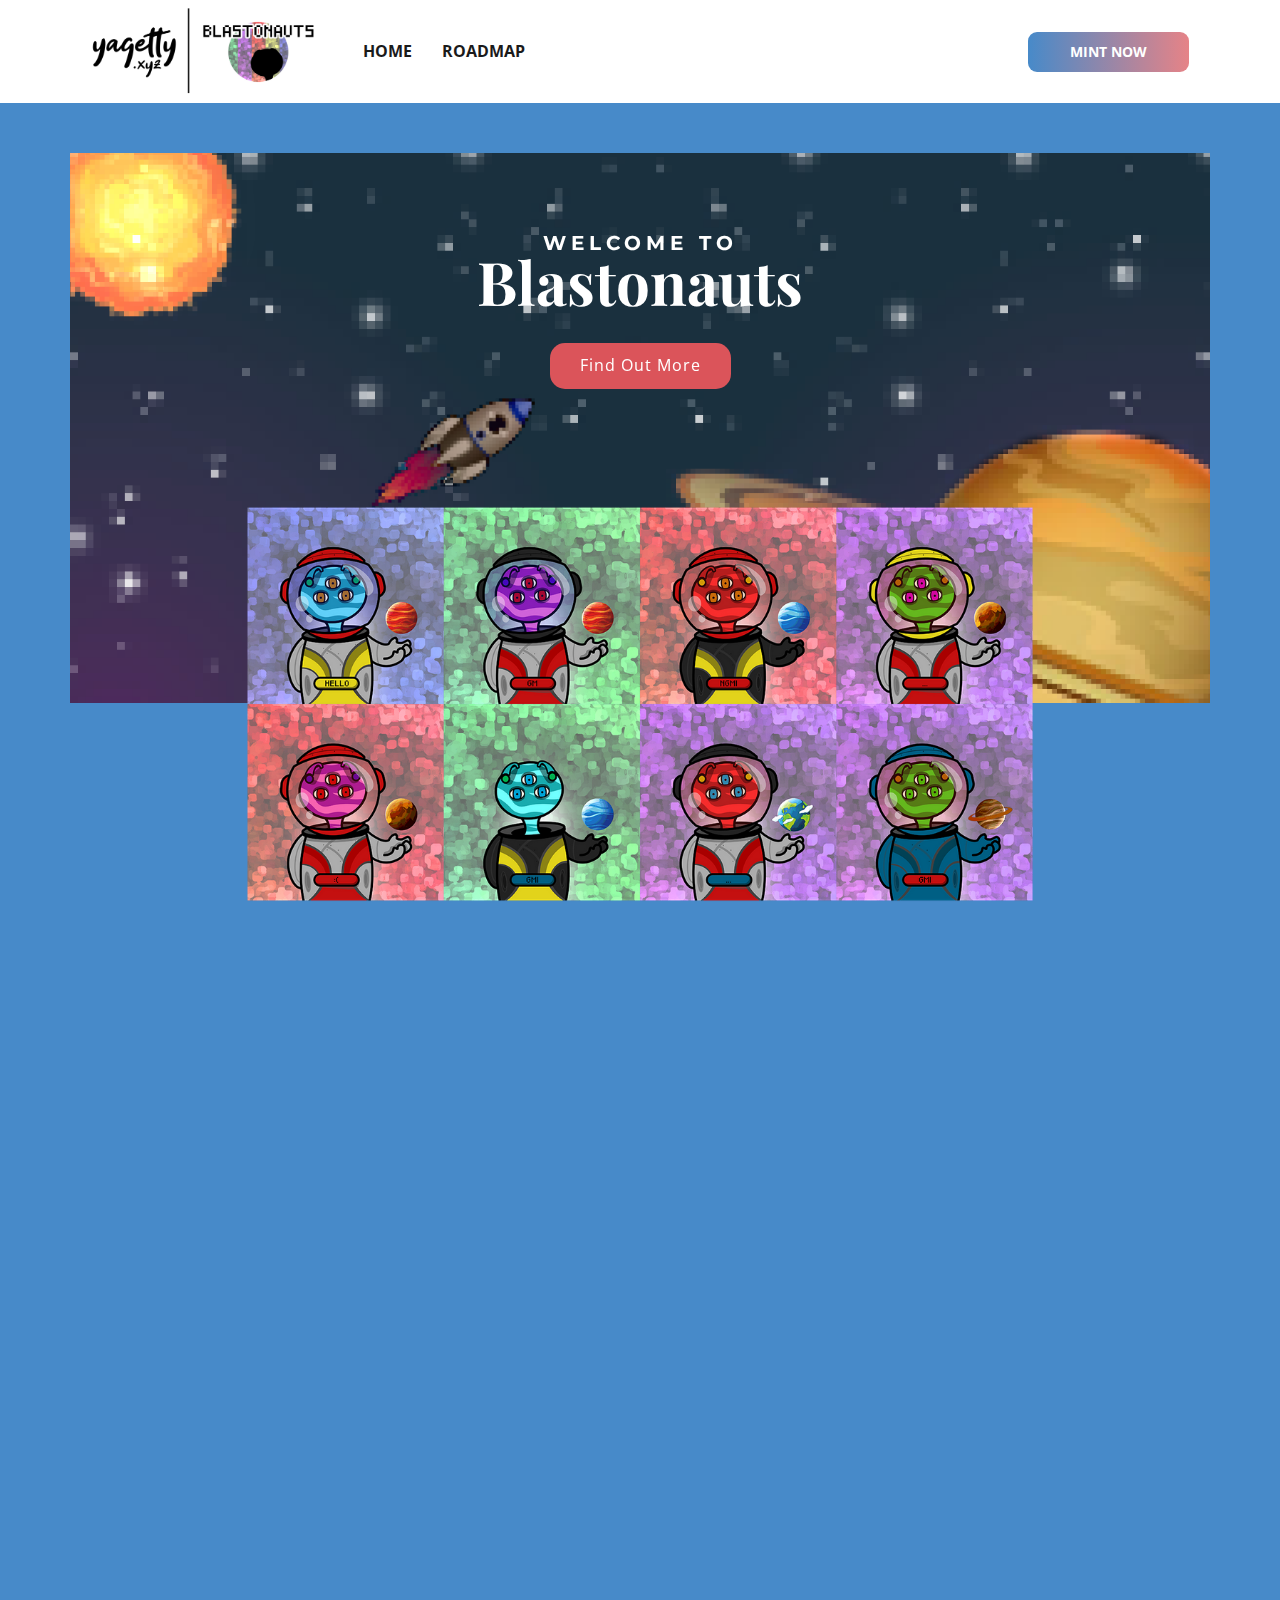
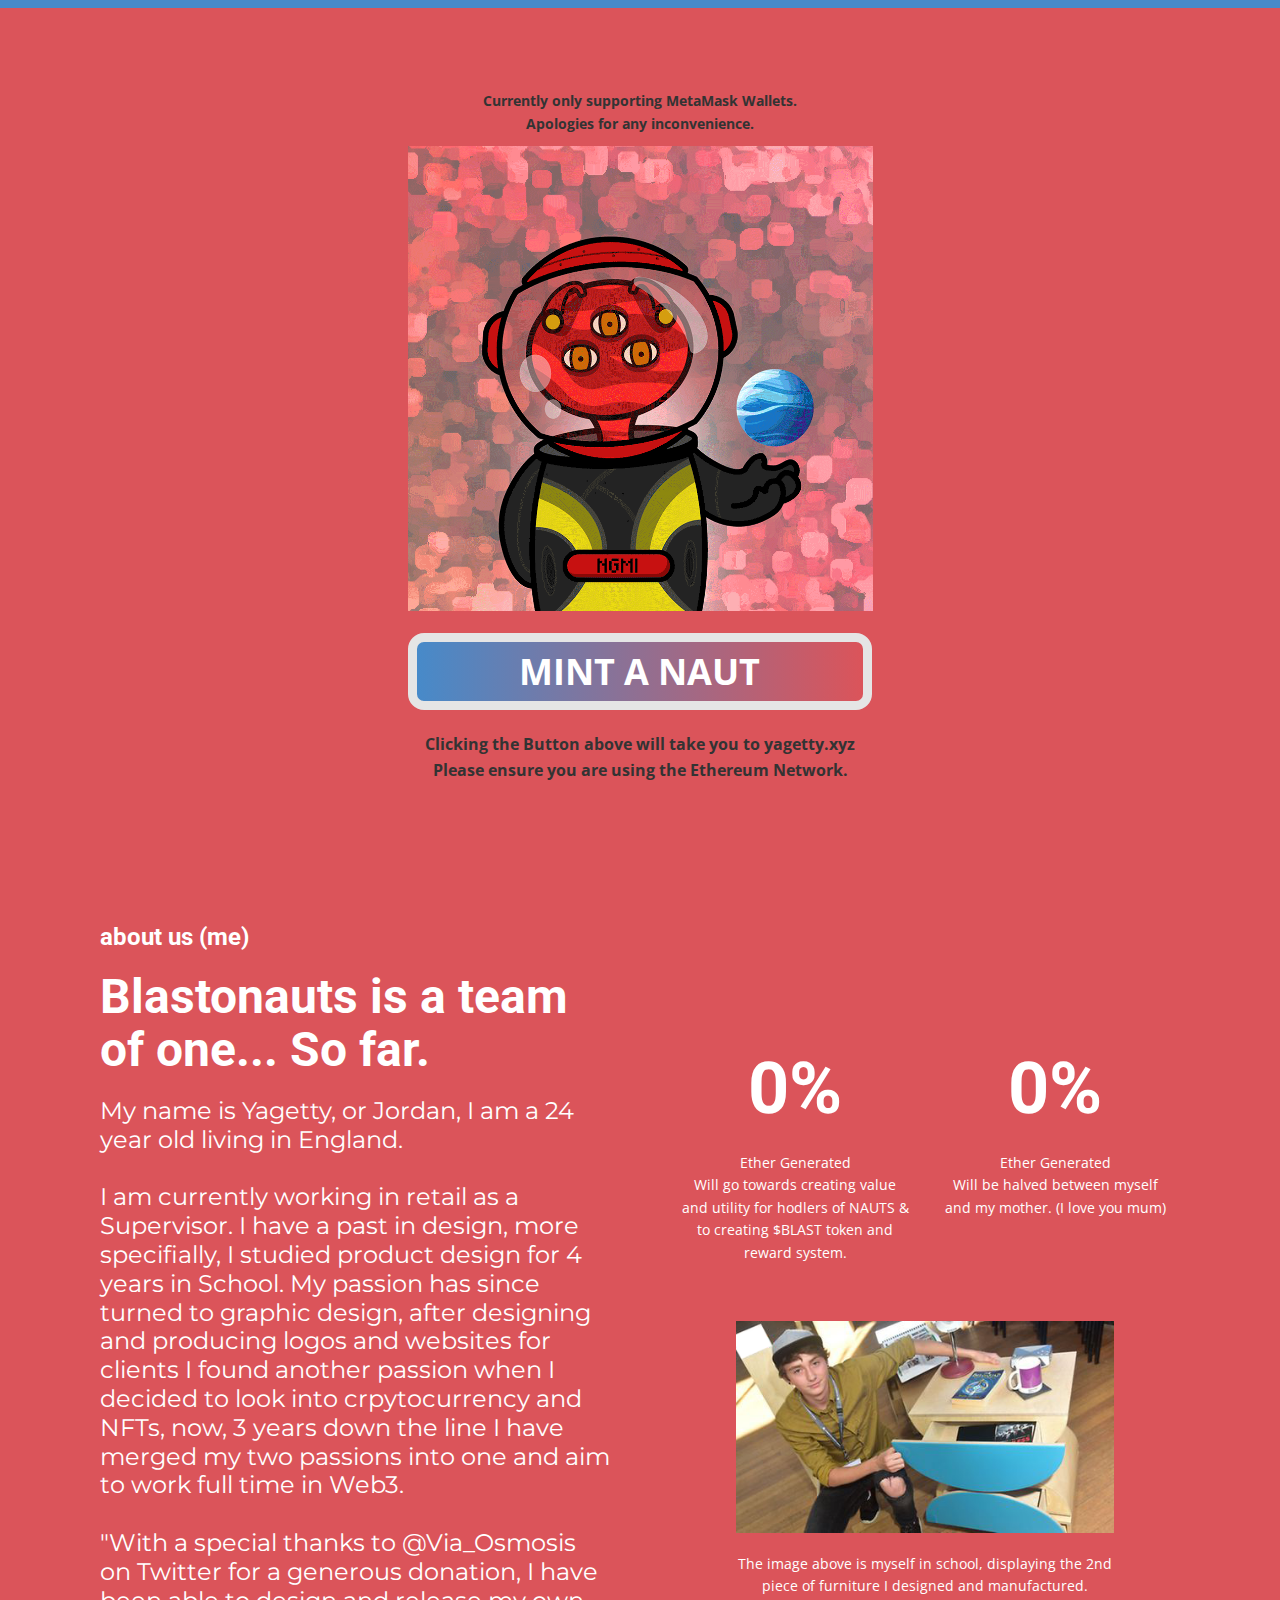
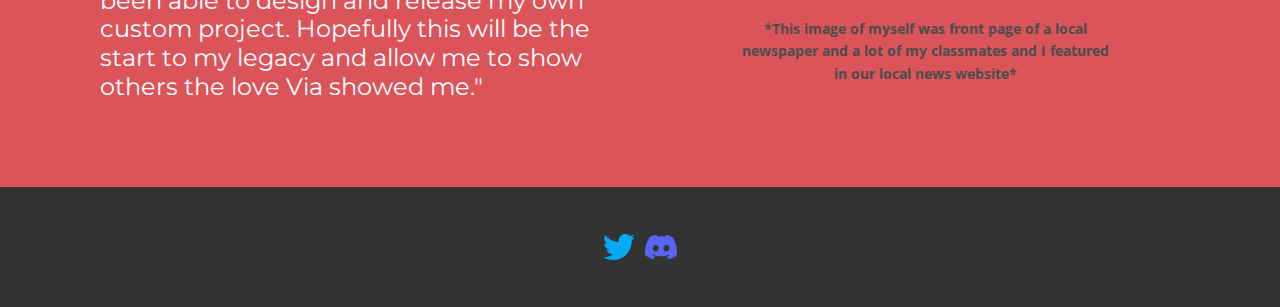
<file: index.html>
<!DOCTYPE html>
<html style="font-size: 16px;">
  <head>
    <meta name="viewport" content="width=device-width, initial-scale=1.0">
    <meta charset="utf-8">
    <link rel="icon" href="./images/favicon.ico" />
    <meta name="keywords" content="​​Working in Crypto and Web3 to create a high utility, driven community based DAO to BLAST users into freedom">
    <meta name="description" content="Working in Crypto and Web3 to create a high utility, driven community based DAO to BLAST users into freedom">
    <meta name="page_type" content="np-template-header-footer-from-plugin">
    <title>Blastonauts</title>
    <link rel="stylesheet" href="nicepage.css" media="screen">
<link rel="stylesheet" href="Home.css" media="screen">
    <script class="u-script" type="text/javascript" src="jquery.js" defer=""></script>
    <script class="u-script" type="text/javascript" src="nicepage.js" defer=""></script>
    <meta name="generator" content="Nicepage 4.6.5, nicepage.com">
    <link id="u-theme-google-font" rel="stylesheet" href="https://fonts.googleapis.com/css?family=Roboto:100,100i,300,300i,400,400i,500,500i,700,700i,900,900i|Open+Sans:300,300i,400,400i,500,500i,600,600i,700,700i,800,800i">
    <link id="u-page-google-font" rel="stylesheet" href="https://fonts.googleapis.com/css?family=Montserrat:100,100i,200,200i,300,300i,400,400i,500,500i,600,600i,700,700i,800,800i,900,900i|Playfair+Display:400,400i,500,500i,600,600i,700,700i,800,800i,900,900i|Playfair+Display:400,400i,500,500i,600,600i,700,700i,800,800i,900,900i">
    
    
    
    
    
    <script type="application/ld+json">{
		"@context": "http://schema.org",
		"@type": "Organization",
		"name": "",
		"logo": "/images/logo1.png",
		"sameAs": [
				"https://twitter.com/Blastonauts",
				"https://discord.gg/8XJCyfdXr4"
		]
}</script>
    <meta name="theme-color" content="#478ac9">
    <meta name="twitter:site" content="@">
    <meta name="twitter:card" content="summary_large_image">
    <meta name="twitter:title" content="Home">
    <meta name="twitter:description" content="">
    <meta property="og:title" content="Home">
    <meta property="og:type" content="website">
  </head>
  <body data-home-page="Home.html" data-home-page-title="Home" class="u-body u-xl-mode"><header class="u-clearfix u-header u-header" id="sec-a810"><div class="u-clearfix u-sheet u-sheet-1">
        <a href="https://blastonauts.xyz" class="u-align-left u-image u-logo u-image-1" data-image-width="3000" data-image-height="1000">
          <img src="/images/logo1.png" class="u-logo-image u-logo-image-1">
        </a>
        <div class="u-expanded-width-xs u-list u-list-1">
          <div class="u-repeater u-repeater-1">
            <div class="u-container-style u-list-item u-repeater-item">
              <div class="u-container-layout u-similar-container u-valign-middle u-container-layout-1">
                <a href="https://yagetty.xyz" class="u-btn u-btn-round u-button-style u-gradient u-none u-radius-9 u-text-body-alt-color u-btn-1" target="_blank">MINT NOW</a>
              </div>
            </div>
          </div>
        </div>
        <nav class="u-menu u-menu-dropdown u-offcanvas u-menu-1">
          <div class="menu-collapse" style="font-size: 1rem; letter-spacing: 0px; font-weight: 700; text-transform: uppercase;">
            <a class="u-button-style u-custom-active-border-color u-custom-active-color u-custom-border u-custom-border-color u-custom-borders u-custom-hover-border-color u-custom-hover-color u-custom-left-right-menu-spacing u-custom-padding-bottom u-custom-text-active-color u-custom-text-color u-custom-text-hover-color u-custom-top-bottom-menu-spacing u-nav-link u-text-active-palette-1-base u-text-hover-palette-2-base" href="#">
              <svg class="u-svg-link" viewBox="0 0 24 24"><use xmlns:xlink="http://www.w3.org/1999/xlink" xlink:href="#menu-hamburger"></use></svg>
              <svg class="u-svg-content" version="1.1" id="menu-hamburger" viewBox="0 0 16 16" x="0px" y="0px" xmlns:xlink="http://www.w3.org/1999/xlink" xmlns="http://www.w3.org/2000/svg"><g><rect y="1" width="16" height="2"></rect><rect y="7" width="16" height="2"></rect><rect y="13" width="16" height="2"></rect>
</g></svg>
            </a>
          </div>
          <div class="u-custom-menu u-nav-container">
            <ul class="u-nav u-spacing-30 u-unstyled u-nav-1"><li class="u-nav-item"><a class="u-border-2 u-border-active-palette-1-base u-border-hover-palette-1-base u-border-no-left u-border-no-right u-border-no-top u-button-style u-nav-link u-text-active-palette-1-base u-text-grey-90 u-text-hover-grey-90" href="/Home.html" style="padding: 10px 0px;">Home</a>
</li><li class="u-nav-item"><a class="u-border-2 u-border-active-palette-1-base u-border-hover-palette-1-base u-border-no-left u-border-no-right u-border-no-top u-button-style u-file-link u-nav-link u-text-active-palette-1-base u-text-grey-90 u-text-hover-grey-90" href="/files/BlastonautsRoadmap.pdf" target="_blank" style="padding: 10px 0px;">Roadmap</a>
</li></ul>
          </div>
          <div class="u-custom-menu u-nav-container-collapse">
            <div class="u-black u-container-style u-inner-container-layout u-opacity u-opacity-95 u-sidenav">
              <div class="u-inner-container-layout u-sidenav-overflow">
                <div class="u-menu-close"></div>
                <ul class="u-align-center u-nav u-popupmenu-items u-unstyled u-nav-2"><li class="u-nav-item"><a class="u-button-style u-nav-link" href="/Home.html" style="padding: 10px 20px;">Home</a>
</li><li class="u-nav-item"><a class="u-button-style u-nav-link" href="/files/BlastonautsRoadmap.pdf" target="_blank" style="padding: 10px 20px;">Roadmap</a>
</li></ul>
              </div>
            </div>
            <div class="u-black u-menu-overlay u-opacity u-opacity-70"></div>
          </div>
        </nav>
      </div></header>
    <section class="u-align-center u-clearfix u-palette-1-base u-section-1" id="carousel_8e59">
      <div class="u-clearfix u-sheet u-sheet-1">
        <img class="u-expanded-width u-image u-image-1" src="/images/space.png" data-image-width="3500" data-image-height="2000">
        <h3 class="u-custom-font u-font-montserrat u-text u-text-white u-text-1" data-animation-name="customAnimationIn" data-animation-duration="1750" data-animation-delay="500">Welcome to</h3>
        <h1 class="u-custom-font u-font-playfair-display u-text u-text-default u-text-white u-title u-text-2" data-animation-name="customAnimationIn" data-animation-duration="1750" data-animation-delay="0">Blastonauts</h1>
        <a href="/Home.html#carousel_9557" data-page-id="181094473" class="u-active-palette-1-base u-border-none u-btn u-btn-round u-button-style u-hover-palette-1-light-1 u-palette-2-base u-radius-15 u-btn-1" data-animation-name="customAnimationIn" data-animation-duration="1750" data-animation-delay="500">Find Out More</a>
        <img class="u-expanded-width u-image u-image-default u-image-2" src="/images/Untitled-1.png" alt="" data-image-width="2300" data-image-height="1000">
      </div>
    </section>
    <section class="u-clearfix u-palette-1-base u-section-2" id="carousel_62d5">
      <div class="u-clearfix u-sheet u-valign-middle-xs u-sheet-1">
        <div class="u-align-center-sm u-align-center-xs u-align-left-lg u-align-left-md u-align-left-xl u-container-style u-group u-radius-50 u-shape-round u-white u-group-1" data-animation-name="customAnimationIn" data-animation-duration="1750" data-animation-delay="500">
          <div class="u-container-layout u-valign-middle u-container-layout-1">
            <h2 class="u-text u-text-default u-text-1">Blastonauts has Launched</h2>
            <p class="u-text u-text-default u-text-2"> The first stage is complete, a stealth launch announced on twitter.<br>Now it's time to build a community of like minded individuals and sell out of all 2000 NAUTS.<br>
              <br>Message from yagetty:<br>"I don’t like the thought of promising too much and would much rather the organic community I hope to build with Blastonauts, paving the decisions we make, essentially leaving the roadmap up to the HODLERS."
            </p>
            <a href="/files/BlastonautsRoadmap.pdf" class="u-active-palette-4-light-1 u-btn u-btn-round u-button-style u-file-link u-hover-palette-4-light-1 u-palette-4-base u-radius-15 u-btn-1" target="_blank">Learn More</a>
          </div>
        </div>
        <div alt="" class="u-hidden-xs u-image u-image-circle u-image-1" data-image-width="512" data-image-height="512" data-animation-name="customAnimationIn" data-animation-duration="1750" data-animation-delay="500"></div>
      </div>
    </section>
    <section class="u-align-center u-clearfix u-palette-2-base u-section-3" id="carousel_8ce7">
      <div class="u-clearfix u-sheet u-sheet-1">
        <h2 class="u-text u-text-default u-text-1" data-animation-name="customAnimationIn" data-animation-duration="1750" data-animation-delay="500">Minting Now 0.02 Ξ </h2>
        <p class="u-text u-text-grey-80 u-text-2">Currently only supporting MetaMask Wallets.<br>Apologies for any inconvenience.
        </p>
        <img class="u-align-center u-expanded-width-xs u-image u-image-default u-preserve-proportions u-image-1" src="/images/example.gif" alt="" data-image-width="920" data-image-height="920">
        <a href="https://yagetty.xyz" class="u-border-9 u-border-active-grey-40 u-border-grey-10 u-border-hover-grey-25 u-btn u-btn-round u-button-style u-gradient u-none u-radius-16 u-text-body-alt-color u-btn-1" target="_blank">MINT A NAUT</a>
        <p class="u-text u-text-grey-80 u-text-3">Clicking the Button above will take you to yagetty.xyz<br>Please ensure you are using the Ethereum Network.
        </p>
      </div>
    </section>
    <section class="u-clearfix u-palette-2-base u-section-4" id="carousel_9557">
      <div class="u-clearfix u-sheet u-sheet-1">
        <div class="u-clearfix u-expanded-width u-layout-wrap u-layout-wrap-1">
          <div class="u-layout">
            <div class="u-layout-row">
              <div class="u-container-style u-layout-cell u-size-30 u-layout-cell-1">
                <div class="u-container-layout u-container-layout-1">
                  <h4 class="u-text u-text-default u-text-1">about us (me)</h4>
                  <h2 class="u-text u-text-2"> Blastonauts is a team of one... So far.<br>
                  </h2>
                  <h4 class="u-custom-font u-font-montserrat u-text u-text-body-alt-color u-text-3"> My name is Yagetty, or Jordan, I am a 24 year old living in England.<br>
                    <br>I am currently working in retail as a Supervisor. I have a past in design, more specifially, I studied product design for 4 years in School. My passion has since turned to graphic design, after designing and producing logos and websites for clients I found another passion when I decided to look into crpytocurrency and NFTs, now, 3 years down the line I have merged my two passions into one and aim to work full time in Web3.<br>
                    <br>"With a special thanks to @Via_Osmosis on Twitter for a generous donation, I have been able to design and release my own custom project. Hopefully this will be the start to my legacy and allow me to show others the love Via showed me."
                  </h4>
                </div>
              </div>
              <div class="u-container-style u-layout-cell u-size-30 u-layout-cell-2">
                <div class="u-container-layout u-container-layout-2">
                  <div class="u-expanded-width u-list u-list-1">
                    <div class="u-repeater u-repeater-1">
                      <div class="u-align-center u-container-style u-list-item u-repeater-item">
                        <div class="u-container-layout u-similar-container u-container-layout-3">
                          <h3 class="u-text u-text-4" data-animation-name="counter" data-animation-event="scroll" data-animation-duration="3000">70%</h3>
                          <p class="u-text u-text-5">Ether Generated<br>Will go towards creating value and utility for hodlers of NAUTS &amp; to creating $BLAST token and reward system.
                          </p>
                        </div>
                      </div>
                      <div class="u-align-center u-container-style u-list-item u-repeater-item">
                        <div class="u-container-layout u-similar-container u-container-layout-4">
                          <h3 class="u-text u-text-6" data-animation-name="counter" data-animation-event="scroll" data-animation-duration="3000">30%</h3>
                          <p class="u-text u-text-7">Ether Generated<br>Will be halved between myself and my mother. (I love you mum)
                          </p>
                        </div>
                      </div>
                    </div>
                  </div>
                  <img class="u-align-center u-image u-image-default u-image-1" src="/images/sd-2-design-exhibition.png" alt="" data-image-width="448" data-image-height="252">
                  <p class="u-align-center u-text u-text-8">The image above is myself in school, displaying the 2nd piece of furniture I designed and manufactured.</p>
                  <p class="u-align-center u-text u-text-grey-70 u-text-9">*This image of myself was front page of a local newspaper and a lot of my classmates and I featured in our local news website*</p>
                </div>
              </div>
            </div>
          </div>
        </div>
      </div>
    </section>
    
    
    <footer class="u-clearfix u-footer u-grey-80" id="sec-1713"><div class="u-clearfix u-sheet u-sheet-1">
        <div class="u-align-left u-social-icons u-spacing-10 u-social-icons-1">
          <a class="u-social-url" title="twitter" target="_blank" href="https://twitter.com/Blastonauts"><span class="u-file-icon u-icon u-social-icon u-social-twitter u-icon-1"><img src="/images/733579.png" alt=""></span>
          </a>
          <a class="u-social-url" target="_blank" data-type="Custom" title="Discord Invite" href="https://discord.gg/8XJCyfdXr4"><span class="u-file-icon u-icon u-social-custom u-social-icon u-icon-2"><img src="/images/5968756.png" alt=""></span>
          </a>
        </div>
      </div></footer>
  </body>
</html>
</file>
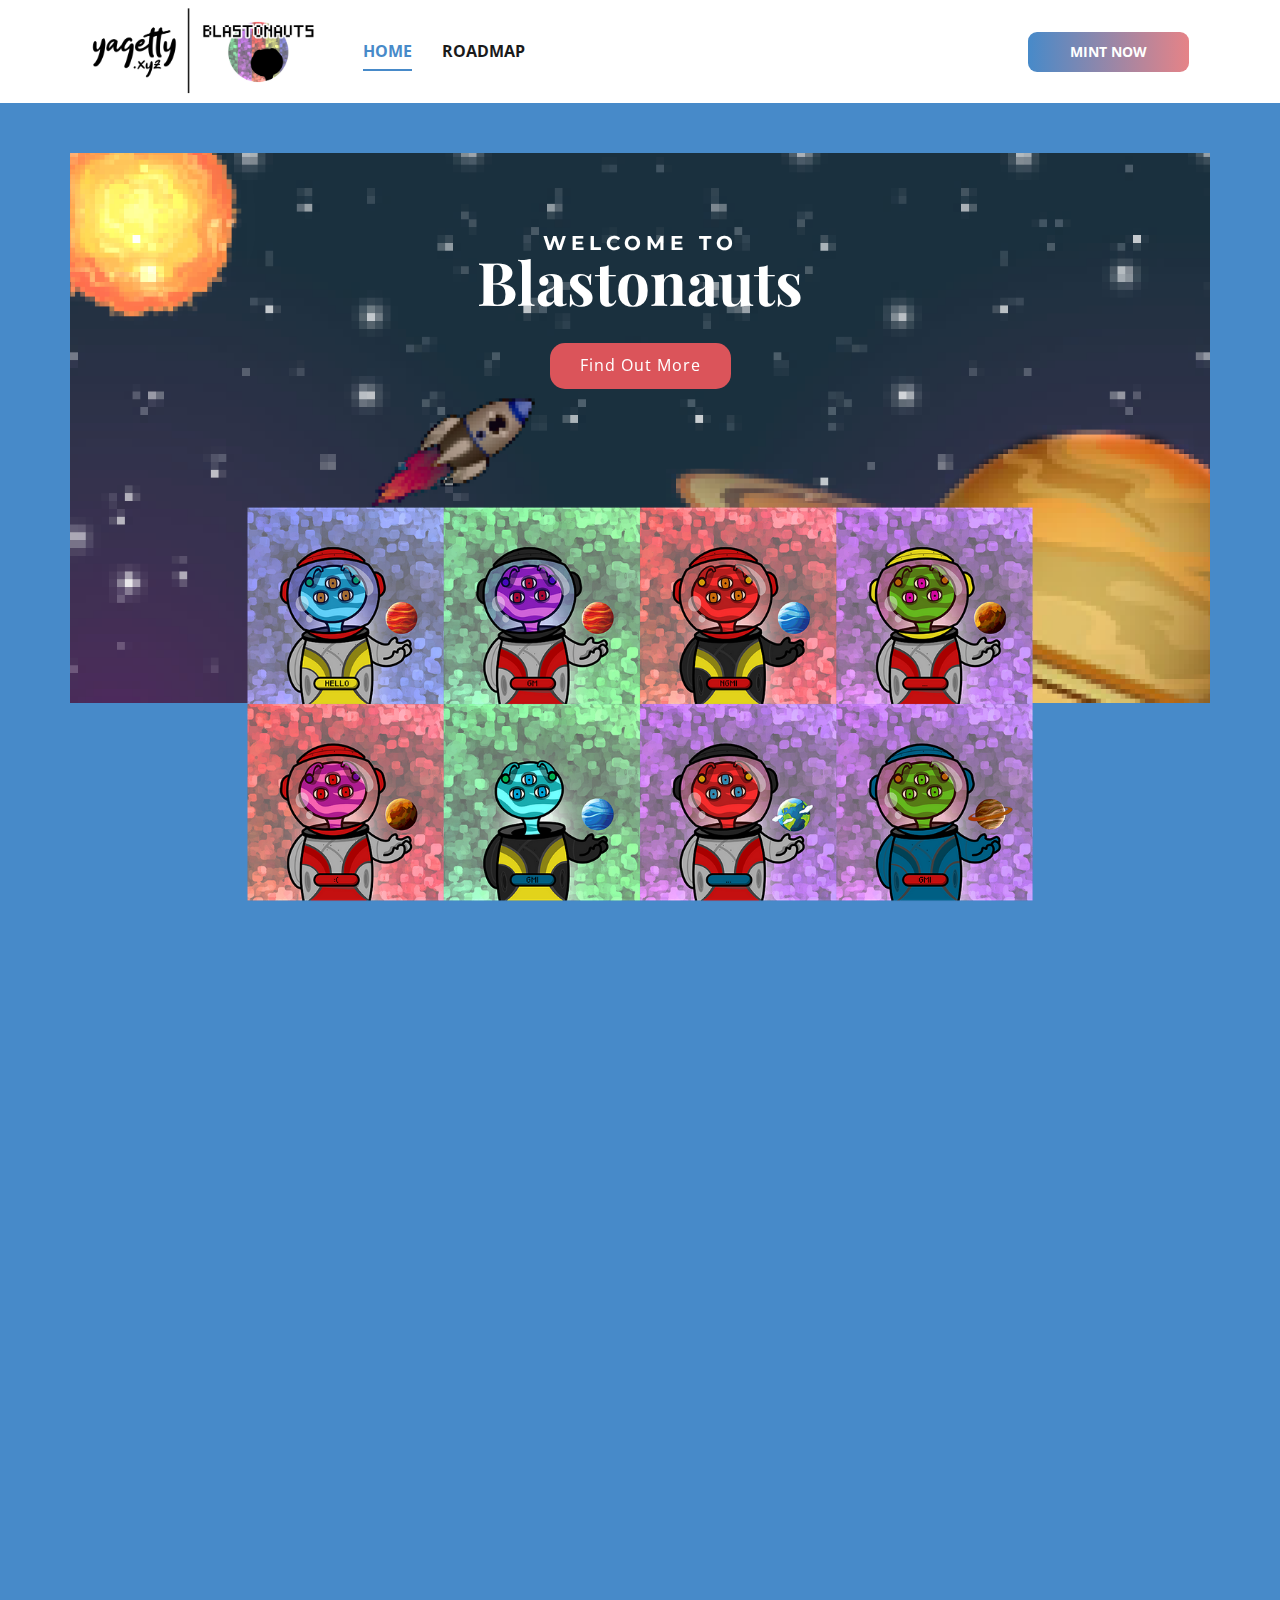
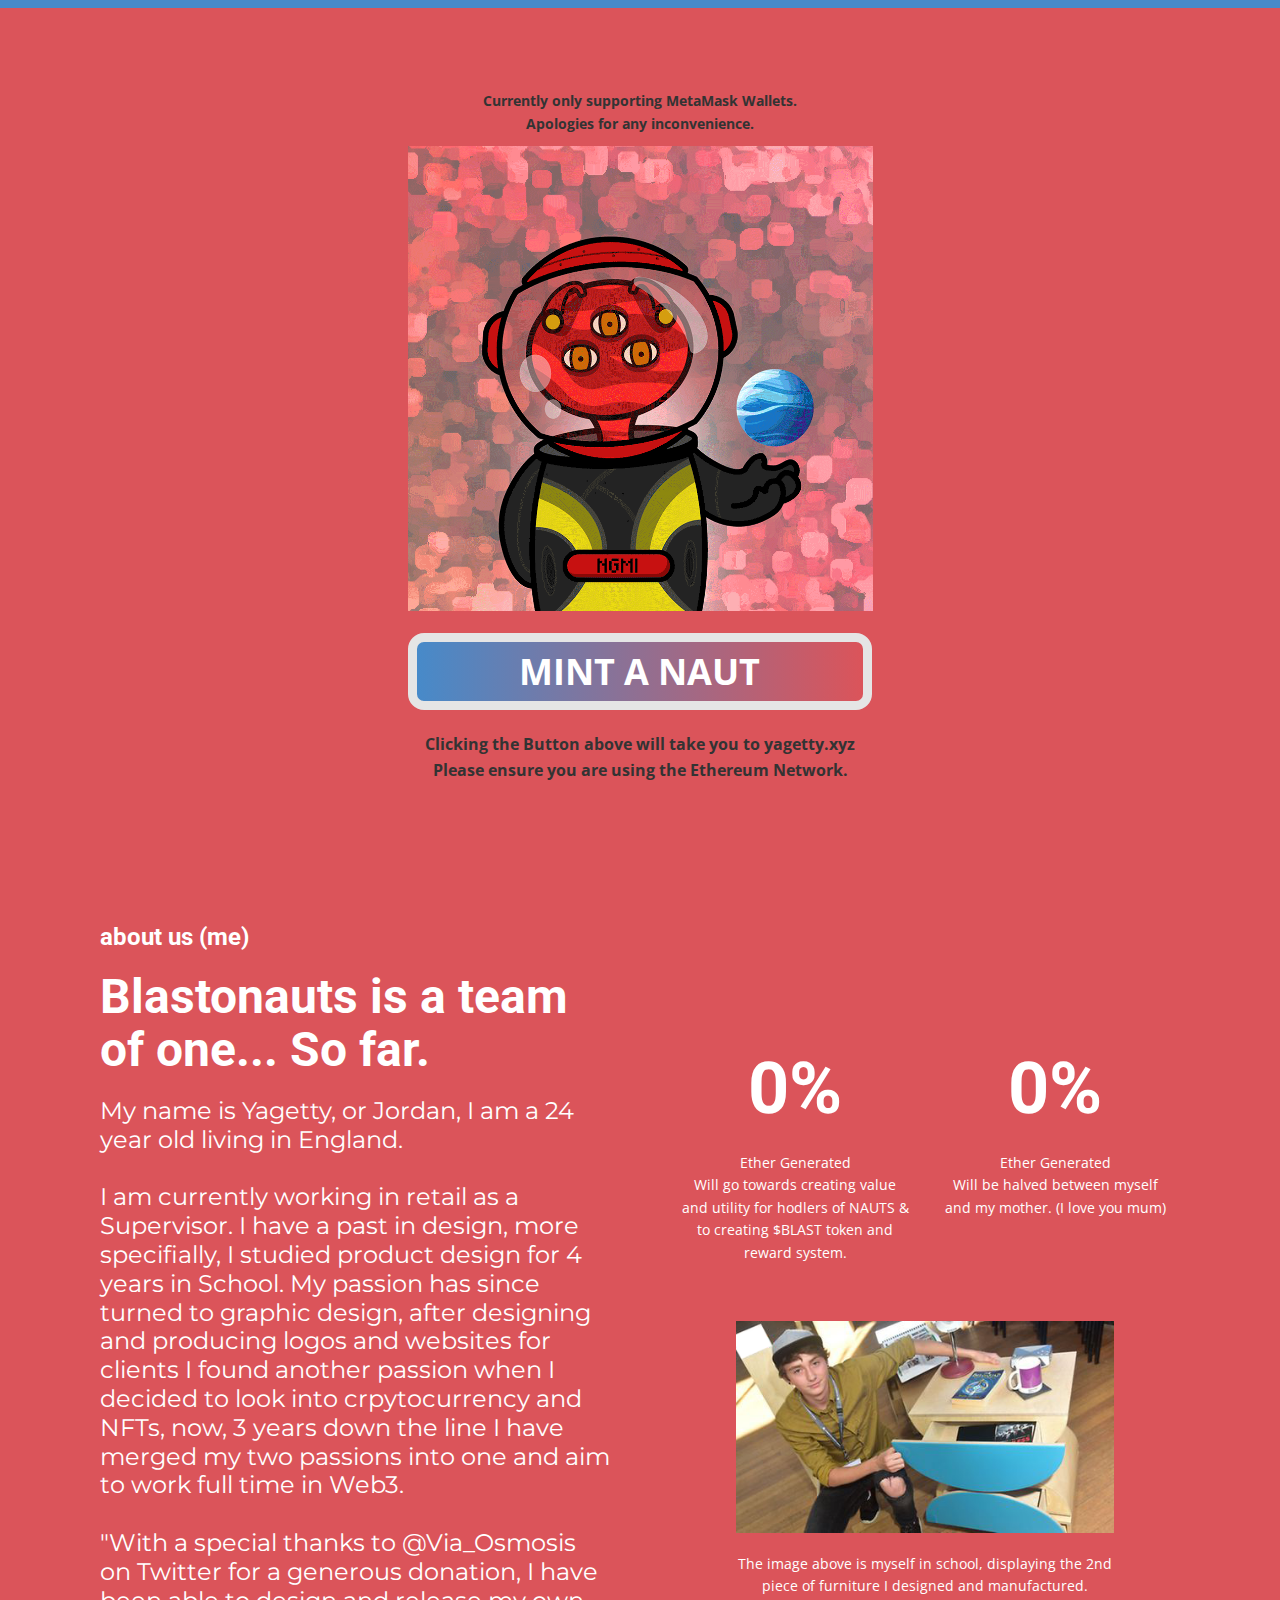
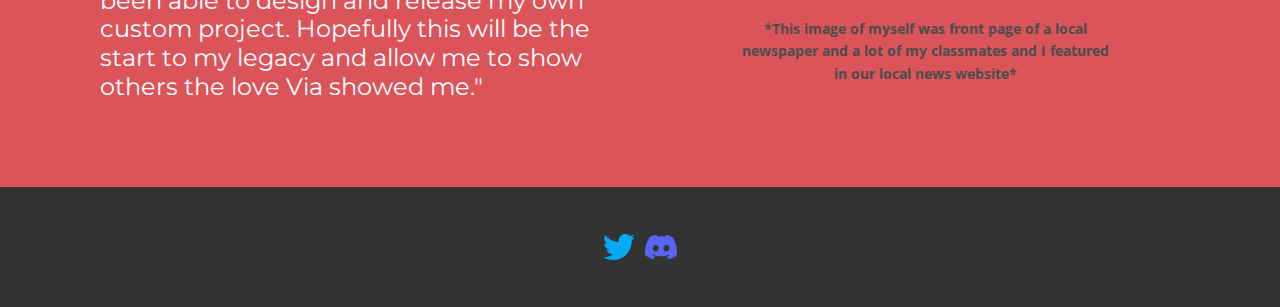
<file: Home.html>
<!DOCTYPE html>
<html style="font-size: 16px;">
  <head>
    <meta name="viewport" content="width=device-width, initial-scale=1.0">
    <meta charset="utf-8">
    <link rel="icon" href="./images/favicon.ico" />
    <meta name="keywords" content="​​Working in Crypto and Web3 to create a high utility, driven community based DAO to BLAST users into freedom">
    <meta name="description" content="Working in Crypto and Web3 to create a high utility, driven community based DAO to BLAST users into freedom">
    <meta name="page_type" content="np-template-header-footer-from-plugin">
    <title>Blastonauts</title>
    <link rel="stylesheet" href="nicepage.css" media="screen">
<link rel="stylesheet" href="Home.css" media="screen">
    <script class="u-script" type="text/javascript" src="jquery.js" defer=""></script>
    <script class="u-script" type="text/javascript" src="nicepage.js" defer=""></script>
    <meta name="generator" content="Nicepage 4.6.5, nicepage.com">
    <link id="u-theme-google-font" rel="stylesheet" href="https://fonts.googleapis.com/css?family=Roboto:100,100i,300,300i,400,400i,500,500i,700,700i,900,900i|Open+Sans:300,300i,400,400i,500,500i,600,600i,700,700i,800,800i">
    <link id="u-page-google-font" rel="stylesheet" href="https://fonts.googleapis.com/css?family=Montserrat:100,100i,200,200i,300,300i,400,400i,500,500i,600,600i,700,700i,800,800i,900,900i|Playfair+Display:400,400i,500,500i,600,600i,700,700i,800,800i,900,900i|Playfair+Display:400,400i,500,500i,600,600i,700,700i,800,800i,900,900i">
    
    
    
    
    
    <script type="application/ld+json">{
		"@context": "http://schema.org",
		"@type": "Organization",
		"name": "",
		"logo": "/images/logo1.png",
		"sameAs": [
				"https://twitter.com/Blastonauts",
				"https://discord.gg/8XJCyfdXr4"
		]
}</script>
    <meta name="theme-color" content="#478ac9">
    <meta name="twitter:site" content="@">
    <meta name="twitter:card" content="summary_large_image">
    <meta name="twitter:title" content="Home">
    <meta name="twitter:description" content="">
    <meta property="og:title" content="Home">
    <meta property="og:type" content="website">
  </head>
  <body class="u-body u-xl-mode"><header class="u-clearfix u-header u-header" id="sec-a810"><div class="u-clearfix u-sheet u-sheet-1">
        <a href="https://blastonauts.xyz" class="u-align-left u-image u-logo u-image-1" data-image-width="3000" data-image-height="1000">
          <img src="/images/logo1.png" class="u-logo-image u-logo-image-1">
        </a>
        <div class="u-expanded-width-xs u-list u-list-1">
          <div class="u-repeater u-repeater-1">
            <div class="u-container-style u-list-item u-repeater-item">
              <div class="u-container-layout u-similar-container u-valign-middle u-container-layout-1">
                <a href="https://yagetty.xyz" class="u-btn u-btn-round u-button-style u-gradient u-none u-radius-9 u-text-body-alt-color u-btn-1" target="_blank">MINT NOW</a>
              </div>
            </div>
          </div>
        </div>
        <nav class="u-menu u-menu-dropdown u-offcanvas u-menu-1">
          <div class="menu-collapse" style="font-size: 1rem; letter-spacing: 0px; font-weight: 700; text-transform: uppercase;">
            <a class="u-button-style u-custom-active-border-color u-custom-active-color u-custom-border u-custom-border-color u-custom-borders u-custom-hover-border-color u-custom-hover-color u-custom-left-right-menu-spacing u-custom-padding-bottom u-custom-text-active-color u-custom-text-color u-custom-text-hover-color u-custom-top-bottom-menu-spacing u-nav-link u-text-active-palette-1-base u-text-hover-palette-2-base" href="#">
              <svg class="u-svg-link" viewBox="0 0 24 24"><use xmlns:xlink="http://www.w3.org/1999/xlink" xlink:href="#menu-hamburger"></use></svg>
              <svg class="u-svg-content" version="1.1" id="menu-hamburger" viewBox="0 0 16 16" x="0px" y="0px" xmlns:xlink="http://www.w3.org/1999/xlink" xmlns="http://www.w3.org/2000/svg"><g><rect y="1" width="16" height="2"></rect><rect y="7" width="16" height="2"></rect><rect y="13" width="16" height="2"></rect>
</g></svg>
            </a>
          </div>
          <div class="u-custom-menu u-nav-container">
            <ul class="u-nav u-spacing-30 u-unstyled u-nav-1"><li class="u-nav-item"><a class="u-border-2 u-border-active-palette-1-base u-border-hover-palette-1-base u-border-no-left u-border-no-right u-border-no-top u-button-style u-nav-link u-text-active-palette-1-base u-text-grey-90 u-text-hover-grey-90" href="/Home.html" style="padding: 10px 0px;">Home</a>
</li><li class="u-nav-item"><a class="u-border-2 u-border-active-palette-1-base u-border-hover-palette-1-base u-border-no-left u-border-no-right u-border-no-top u-button-style u-file-link u-nav-link u-text-active-palette-1-base u-text-grey-90 u-text-hover-grey-90" href="/files/BlastonautsRoadmap.pdf" target="_blank" style="padding: 10px 0px;">Roadmap</a>
</li></ul>
          </div>
          <div class="u-custom-menu u-nav-container-collapse">
            <div class="u-black u-container-style u-inner-container-layout u-opacity u-opacity-95 u-sidenav">
              <div class="u-inner-container-layout u-sidenav-overflow">
                <div class="u-menu-close"></div>
                <ul class="u-align-center u-nav u-popupmenu-items u-unstyled u-nav-2"><li class="u-nav-item"><a class="u-button-style u-nav-link" href="/Home.html" style="padding: 10px 20px;">Home</a>
</li><li class="u-nav-item"><a class="u-button-style u-nav-link" href="/files/BlastonautsRoadmap.pdf" target="_blank" style="padding: 10px 20px;">Roadmap</a>
</li></ul>
              </div>
            </div>
            <div class="u-black u-menu-overlay u-opacity u-opacity-70"></div>
          </div>
        </nav>
      </div></header>
    <section class="u-align-center u-clearfix u-palette-1-base u-section-1" id="carousel_8e59">
      <div class="u-clearfix u-sheet u-sheet-1">
        <img class="u-expanded-width u-image u-image-1" src="/images/space.png" data-image-width="3500" data-image-height="2000">
        <h3 class="u-custom-font u-font-montserrat u-text u-text-white u-text-1" data-animation-name="customAnimationIn" data-animation-duration="1750" data-animation-delay="500">Welcome to</h3>
        <h1 class="u-custom-font u-font-playfair-display u-text u-text-default u-text-white u-title u-text-2" data-animation-name="customAnimationIn" data-animation-duration="1750" data-animation-delay="0">Blastonauts</h1>
        <a href="/Home.html#carousel_9557" data-page-id="181094473" class="u-active-palette-1-base u-border-none u-btn u-btn-round u-button-style u-hover-palette-1-light-1 u-palette-2-base u-radius-15 u-btn-1" data-animation-name="customAnimationIn" data-animation-duration="1750" data-animation-delay="500">Find Out More</a>
        <img class="u-expanded-width u-image u-image-default u-image-2" src="/images/Untitled-1.png" alt="" data-image-width="2300" data-image-height="1000">
      </div>
    </section>
    <section class="u-clearfix u-palette-1-base u-section-2" id="carousel_62d5">
      <div class="u-clearfix u-sheet u-valign-middle-xs u-sheet-1">
        <div class="u-align-center-sm u-align-center-xs u-align-left-lg u-align-left-md u-align-left-xl u-container-style u-group u-radius-50 u-shape-round u-white u-group-1" data-animation-name="customAnimationIn" data-animation-duration="1750" data-animation-delay="500">
          <div class="u-container-layout u-valign-middle u-container-layout-1">
            <h2 class="u-text u-text-default u-text-1">Blastonauts has Launched</h2>
            <p class="u-text u-text-default u-text-2"> The first stage is complete, a stealth launch announced on twitter.<br>Now it's time to build a community of like minded individuals and sell out of all 2000 NAUTS.<br>
              <br>Message from yagetty:<br>"I don’t like the thought of promising too much and would much rather the organic community I hope to build with Blastonauts, paving the decisions we make, essentially leaving the roadmap up to the HODLERS."
            </p>
            <a href="/files/BlastonautsRoadmap.pdf" class="u-active-palette-4-light-1 u-btn u-btn-round u-button-style u-file-link u-hover-palette-4-light-1 u-palette-4-base u-radius-15 u-btn-1" target="_blank">Learn More</a>
          </div>
        </div>
        <div alt="" class="u-hidden-xs u-image u-image-circle u-image-1" data-image-width="512" data-image-height="512" data-animation-name="customAnimationIn" data-animation-duration="1750" data-animation-delay="500"></div>
      </div>
    </section>
    <section class="u-align-center u-clearfix u-palette-2-base u-section-3" id="carousel_8ce7">
      <div class="u-clearfix u-sheet u-sheet-1">
        <h2 class="u-text u-text-default u-text-1" data-animation-name="customAnimationIn" data-animation-duration="1750" data-animation-delay="500">Minting Now 0.02 Ξ </h2>
        <p class="u-text u-text-grey-80 u-text-2">Currently only supporting MetaMask Wallets.<br>Apologies for any inconvenience.
        </p>
        <img class="u-align-center u-expanded-width-xs u-image u-image-default u-preserve-proportions u-image-1" src="/images/example.gif" alt="" data-image-width="920" data-image-height="920">
        <a href="https://yagetty.xyz" class="u-border-9 u-border-active-grey-40 u-border-grey-10 u-border-hover-grey-25 u-btn u-btn-round u-button-style u-gradient u-none u-radius-16 u-text-body-alt-color u-btn-1" target="_blank">MINT A NAUT</a>
        <p class="u-text u-text-grey-80 u-text-3">Clicking the Button above will take you to yagetty.xyz<br>Please ensure you are using the Ethereum Network.
        </p>
      </div>
    </section>
    <section class="u-clearfix u-palette-2-base u-section-4" id="carousel_9557">
      <div class="u-clearfix u-sheet u-sheet-1">
        <div class="u-clearfix u-expanded-width u-layout-wrap u-layout-wrap-1">
          <div class="u-layout">
            <div class="u-layout-row">
              <div class="u-container-style u-layout-cell u-size-30 u-layout-cell-1">
                <div class="u-container-layout u-container-layout-1">
                  <h4 class="u-text u-text-default u-text-1">about us (me)</h4>
                  <h2 class="u-text u-text-2"> Blastonauts is a team of one... So far.<br>
                  </h2>
                  <h4 class="u-custom-font u-font-montserrat u-text u-text-body-alt-color u-text-3"> My name is Yagetty, or Jordan, I am a 24 year old living in England.<br>
                    <br>I am currently working in retail as a Supervisor. I have a past in design, more specifially, I studied product design for 4 years in School. My passion has since turned to graphic design, after designing and producing logos and websites for clients I found another passion when I decided to look into crpytocurrency and NFTs, now, 3 years down the line I have merged my two passions into one and aim to work full time in Web3.<br>
                    <br>"With a special thanks to @Via_Osmosis on Twitter for a generous donation, I have been able to design and release my own custom project. Hopefully this will be the start to my legacy and allow me to show others the love Via showed me."
                  </h4>
                </div>
              </div>
              <div class="u-container-style u-layout-cell u-size-30 u-layout-cell-2">
                <div class="u-container-layout u-container-layout-2">
                  <div class="u-expanded-width u-list u-list-1">
                    <div class="u-repeater u-repeater-1">
                      <div class="u-align-center u-container-style u-list-item u-repeater-item">
                        <div class="u-container-layout u-similar-container u-container-layout-3">
                          <h3 class="u-text u-text-4" data-animation-name="counter" data-animation-event="scroll" data-animation-duration="3000">70%</h3>
                          <p class="u-text u-text-5">Ether Generated<br>Will go towards creating value and utility for hodlers of NAUTS &amp; to creating $BLAST token and reward system.
                          </p>
                        </div>
                      </div>
                      <div class="u-align-center u-container-style u-list-item u-repeater-item">
                        <div class="u-container-layout u-similar-container u-container-layout-4">
                          <h3 class="u-text u-text-6" data-animation-name="counter" data-animation-event="scroll" data-animation-duration="3000">30%</h3>
                          <p class="u-text u-text-7">Ether Generated<br>Will be halved between myself and my mother. (I love you mum)
                          </p>
                        </div>
                      </div>
                    </div>
                  </div>
                  <img class="u-align-center u-image u-image-default u-image-1" src="/images/sd-2-design-exhibition.png" alt="" data-image-width="448" data-image-height="252">
                  <p class="u-align-center u-text u-text-8">The image above is myself in school, displaying the 2nd piece of furniture I designed and manufactured.</p>
                  <p class="u-align-center u-text u-text-grey-70 u-text-9">*This image of myself was front page of a local newspaper and a lot of my classmates and I featured in our local news website*</p>
                </div>
              </div>
            </div>
          </div>
        </div>
      </div>
    </section>
    
    
    <footer class="u-clearfix u-footer u-grey-80" id="sec-1713"><div class="u-clearfix u-sheet u-sheet-1">
        <div class="u-align-left u-social-icons u-spacing-10 u-social-icons-1">
          <a class="u-social-url" title="twitter" target="_blank" href="https://twitter.com/Blastonauts"><span class="u-file-icon u-icon u-social-icon u-social-twitter u-icon-1"><img src="/images/733579.png" alt=""></span>
          </a>
          <a class="u-social-url" target="_blank" data-type="Custom" title="Discord Invite" href="https://discord.gg/8XJCyfdXr4"><span class="u-file-icon u-icon u-social-custom u-social-icon u-icon-2"><img src="/images/5968756.png" alt=""></span>
          </a>
        </div>
      </div></footer>
  </body>
</html>
</file>
